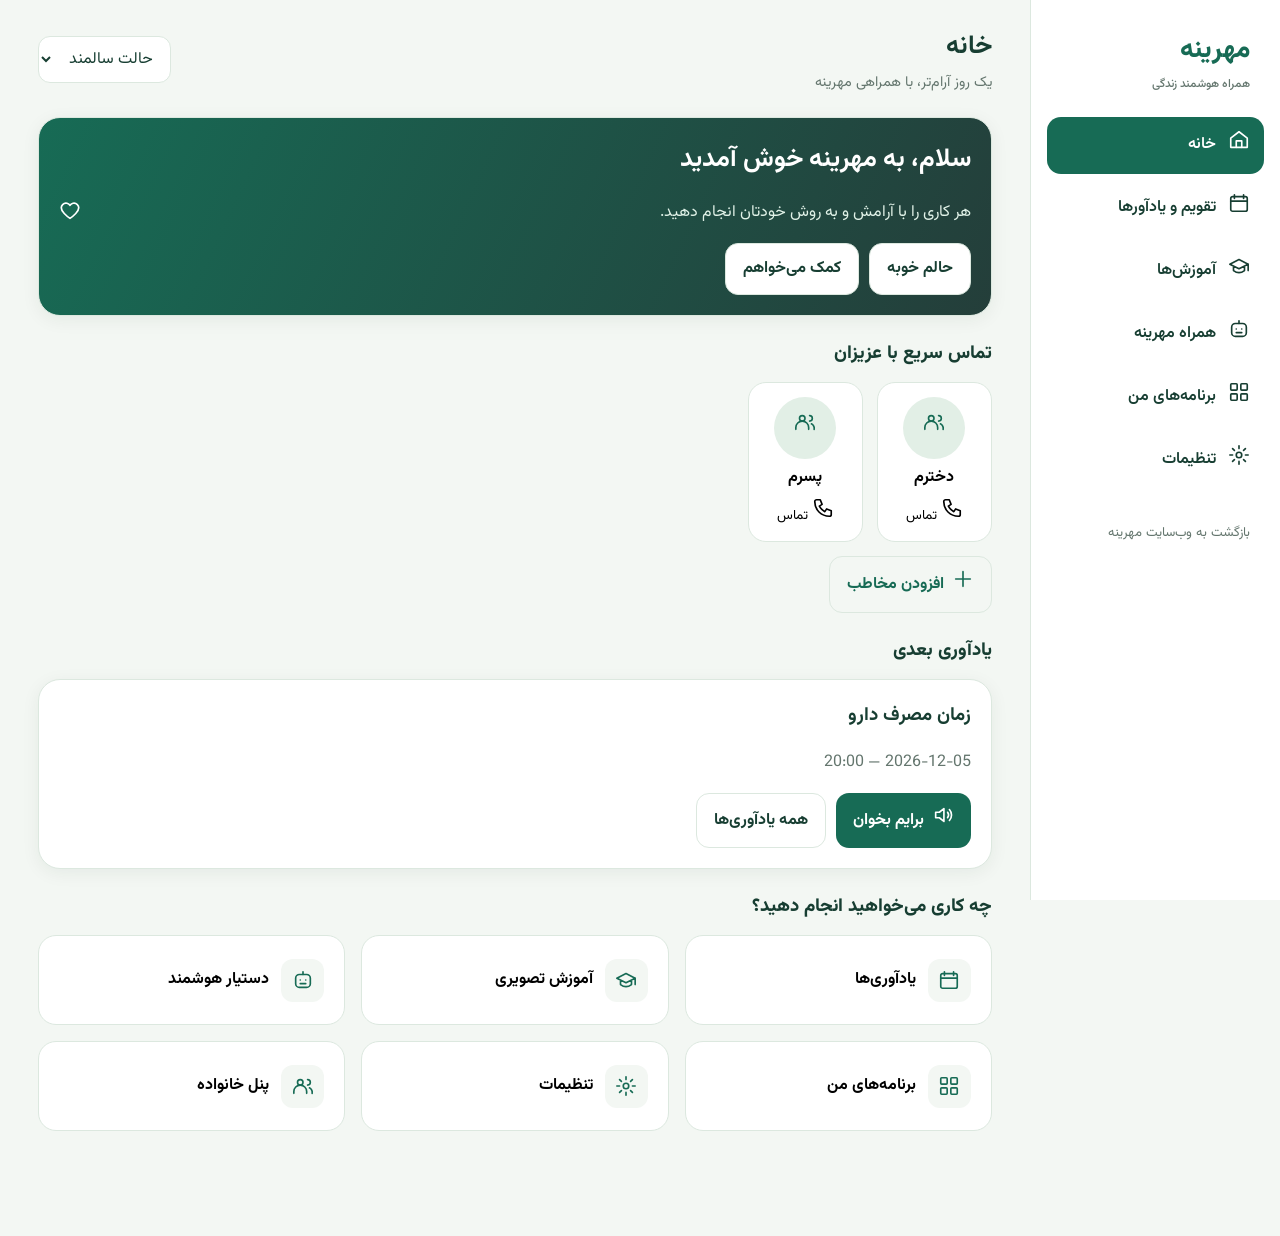
<file: website/app.html>
<!doctype html><html lang="fa" dir="rtl"><head><meta charset="utf-8"><meta name="viewport" content="width=device-width,initial-scale=1,viewport-fit=cover"><meta name="theme-color" content="#176B55"><title>اپلیکیشن مهرینه | همراه زندگی</title><link rel="icon" href="assets/favicon.svg"><link rel="stylesheet" href="css/app.css"></head><body><div id="app"></div><script src="js/app.js"></script></body></html>
</file>
<file: website/css/app.css>
@import url('https://fonts.googleapis.com/css2?family=Vazirmatn:wght@400;500;600;700;800&display=swap');
:root{--accent:#176B55;--bg:#f3f7f3;--surface:#fff;--text:#173e32;--muted:#64766e;--border:#dce8df;--scale:1}*{box-sizing:border-box}html{font-size:calc(16px * var(--scale))}body{margin:0;background:var(--bg);color:var(--text);font-family:Vazirmatn,Tahoma,sans-serif;line-height:1.75}button,input,select,textarea{font:inherit}button{cursor:pointer}button:disabled{opacity:.5;cursor:not-allowed}a{color:inherit;text-decoration:none}.shell{min-height:100vh;max-width:1500px;margin:auto;display:grid;grid-template-columns:250px minmax(0,1fr)}.sidebar{background:var(--surface);padding:24px 16px;border-left:1px solid var(--border);position:sticky;top:0;height:100vh}.brand{font-size:1.65rem;font-weight:800;color:var(--accent);padding:4px 14px 22px}.brand small{display:block;color:var(--muted);font-size:.73rem;font-weight:500}.nav{display:grid;gap:6px}.nav button,.nav a{display:flex;gap:12px;align-items:center;border:0;border-radius:14px;padding:12px 14px;background:transparent;color:var(--text);text-align:right;width:100%;font-weight:600}.nav .active{background:var(--accent);color:white}.main{min-width:0;padding:25px clamp(16px,3vw,42px) 105px}.top{display:flex;align-items:center;justify-content:space-between;gap:14px;margin-bottom:22px}.top h1{margin:0;font-size:1.6rem}.top p{margin:0;color:var(--muted);font-size:.9rem}.role{border:1px solid var(--border);background:var(--surface);padding:9px 13px;border-radius:12px;color:var(--text)}.grid{display:grid;grid-template-columns:repeat(2,minmax(0,1fr));gap:16px}.grid.three{grid-template-columns:repeat(3,minmax(0,1fr))}.card{background:var(--surface);border:1px solid var(--border);border-radius:22px;padding:20px;min-width:0;box-shadow:0 4px 18px #152f2110}.card h2,.card h3{margin:0 0 10px}.muted{color:var(--muted)}.section{margin:22px 0 12px;font-size:1.15rem;font-weight:800}.hero{background:linear-gradient(115deg,var(--accent),#243e3a);color:white;display:flex;justify-content:space-between;gap:15px;align-items:center}.hero .muted{color:#e1f2e8}.hero h2{font-size:1.6rem}.btn{background:var(--accent);color:#fff;border:0;border-radius:13px;padding:11px 17px;font-weight:700;display:inline-flex;align-items:center;justify-content:center;gap:8px;min-height:48px}.btn.light{background:var(--surface);color:var(--text);border:1px solid var(--border)}.btn.ghost{background:transparent;color:var(--accent);border:1px solid var(--border)}.btn.danger{background:#b52b3b}.btn.wide{width:100%}.actions{display:flex;gap:10px;flex-wrap:wrap;margin-top:14px}.contacts{display:flex;gap:14px;flex-wrap:wrap}.contact{border:1px solid var(--border);background:var(--surface);border-radius:18px;padding:14px;min-width:115px;display:grid;justify-items:center;gap:5px}.avatar{height:62px;width:62px;border-radius:50%;background:#e2efe6;display:grid;place-items:center;color:var(--accent);font-size:1.4rem;overflow:hidden}.avatar img{width:100%;height:100%;object-fit:cover}.tile{border:1px solid var(--border);border-radius:18px;padding:20px;background:var(--surface);text-align:right;display:flex;align-items:center;gap:12px;font-weight:700;min-height:90px}.tile .ico{width:43px;height:43px;border-radius:12px;background:var(--bg);color:var(--accent);display:grid;place-items:center;flex-shrink:0}.ico svg,.btn svg,.nav svg,.small-icon svg{width:22px;height:22px;stroke:currentColor;fill:none;stroke-width:1.8;stroke-linecap:round;stroke-linejoin:round}.field{display:grid;gap:6px;margin:12px 0}.field input,.field select,.field textarea,.chatinput input{border:1px solid var(--border);background:var(--surface);color:var(--text);border-radius:12px;padding:12px;min-width:0;width:100%}.field textarea{min-height:90px}.list{display:grid;gap:10px}.item{border:1px solid var(--border);border-radius:14px;padding:13px;display:flex;align-items:center;justify-content:space-between;gap:10px;background:var(--surface)}.item strong{display:block}.item small{color:var(--muted)}.pill{display:inline-block;background:var(--bg);border-radius:30px;padding:4px 10px;color:var(--accent);font-size:.8rem}.tabs{display:flex;gap:8px;flex-wrap:wrap;margin:14px 0}.tabs button{border:1px solid var(--border);background:var(--surface);color:var(--text);border-radius:12px;padding:9px 13px}.tabs .selected{background:var(--accent);color:white}.chat{height:380px;overflow:auto;display:flex;flex-direction:column;gap:12px;padding:14px;background:var(--bg);border-radius:16px}.bubble{max-width:87%;padding:12px 16px;border-radius:16px;background:var(--surface);align-self:flex-start}.bubble.me{background:var(--accent);color:#fff;align-self:flex-end}.chatinput{display:flex;gap:8px;margin-top:12px}.chatinput input{flex:1}.themes{display:grid;grid-template-columns:repeat(4,1fr);gap:10px}.swatch{border:2px solid var(--border);border-radius:14px;background:var(--surface);padding:10px;text-align:center;color:var(--text)}.swatch.selected{border-color:var(--accent)}.swatch span{display:block;height:46px;border-radius:8px;margin-bottom:5px}.progress{height:9px;background:var(--border);border-radius:20px;overflow:hidden}.progress span{display:block;height:100%;background:var(--accent)}.video{background:#18352b;color:#fff;border-radius:18px;aspect-ratio:16/9;display:grid;place-items:center;text-align:center;padding:20px}.video svg{height:54px;width:54px}.bottom{display:none}.toast{position:fixed;bottom:24px;left:24px;background:#203e31;color:#fff;border-radius:14px;padding:13px 18px;z-index:30;max-width:350px}.empty{padding:25px;text-align:center;color:var(--muted)}.cols{display:grid;grid-template-columns:1.2fr .8fr;gap:16px}.stat{font-size:2rem;font-weight:800;color:var(--accent)}.checkbox{accent-color:var(--accent);width:21px;height:21px}.back{margin-bottom:12px}.site-link{font-size:.82rem;color:var(--muted)}@media(max-width:960px){.shell{grid-template-columns:190px 1fr}.sidebar{padding:18px 8px}.grid.three{grid-template-columns:repeat(2,minmax(0,1fr))}.cols{grid-template-columns:1fr}}@media(max-width:700px){.shell{display:block}.sidebar{display:none}.main{padding:20px 14px 98px}.top h1{font-size:1.28rem}.top{align-items:flex-start}.grid,.grid.three{grid-template-columns:repeat(2,minmax(0,1fr));gap:10px}.card{padding:15px;border-radius:17px}.tile{padding:12px;min-height:80px;font-size:.88rem}.hero h2{font-size:1.25rem}.contacts{gap:8px}.contact{min-width:92px;padding:10px}.avatar{width:52px;height:52px}.bottom{position:fixed;bottom:0;left:0;right:0;background:var(--surface);border-top:1px solid var(--border);display:flex;justify-content:space-around;z-index:20;padding:8px 3px max(8px,env(safe-area-inset-bottom))}.bottom button{border:0;background:transparent;color:var(--muted);display:grid;justify-items:center;gap:2px;min-width:60px;font-size:.7rem}.bottom button.active{color:var(--accent);font-weight:800}.bottom svg{width:23px;height:23px}.themes{grid-template-columns:repeat(2,1fr)}.toast{bottom:85px;left:12px;right:12px;max-width:none}}@media(max-width:360px){.grid,.grid.three{grid-template-columns:1fr}.hero{display:block}.top{flex-wrap:wrap}}@media(prefers-reduced-motion:reduce){*{scroll-behavior:auto!important;animation:none!important}}
</file>
